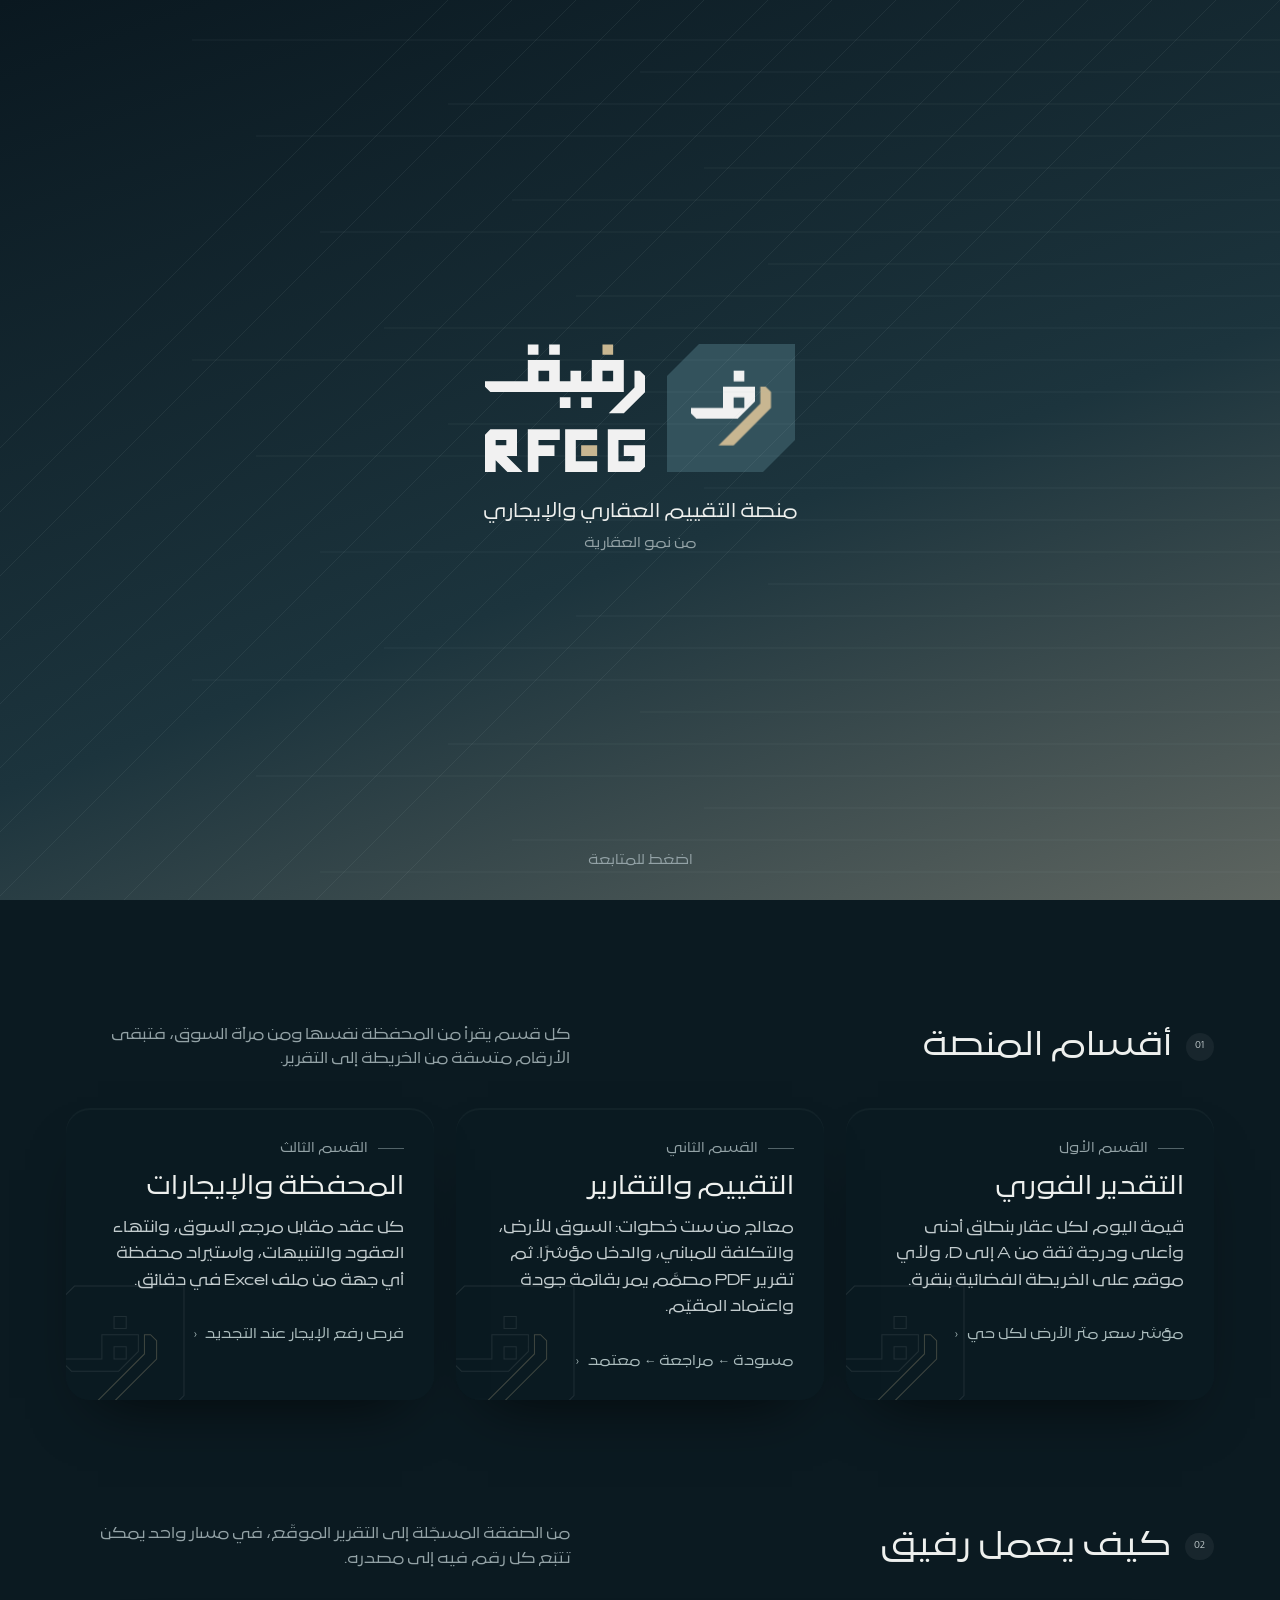
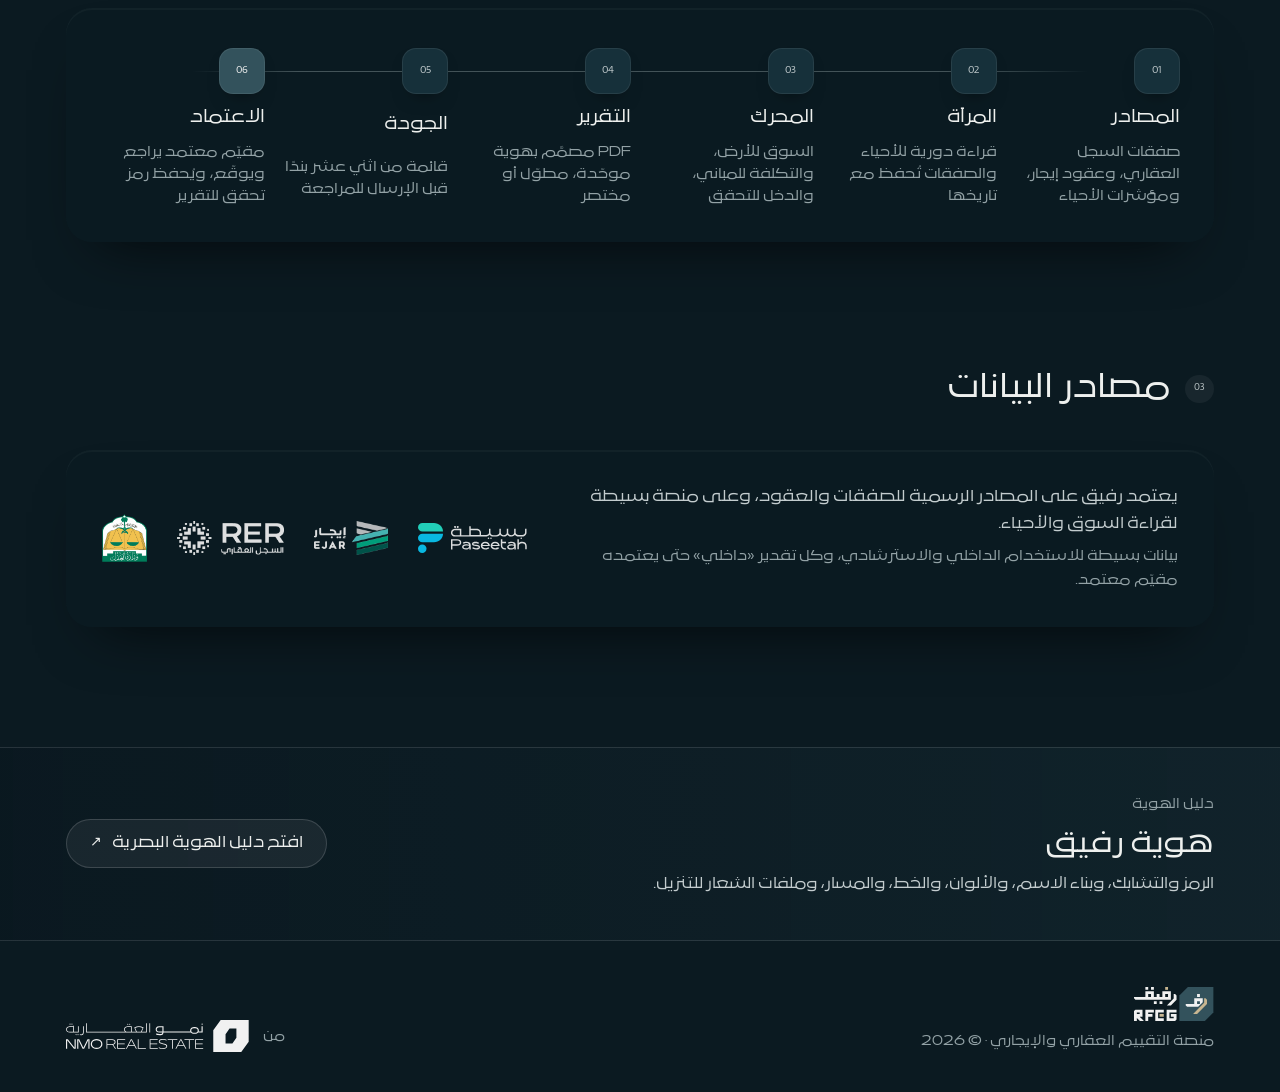
<file: rfeg/index.html>
<!doctype html>
<html lang="ar" dir="rtl">
<head>
<meta charset="utf-8">
<meta name="viewport" content="width=device-width,initial-scale=1,viewport-fit=cover">
<meta name="robots" content="noindex,nofollow">
<title>رفيق RFEG · منصة التقييم العقاري والإيجاري</title>
<link rel="icon" type="image/svg+xml" href="data:image/svg+xml,%3Csvg%20xmlns%3D%22http%3A//www.w3.org/2000/svg%22%20width%3D%22288.0%22%20height%3D%22288.0%22%20viewBox%3D%220%200%20288.0%20288.0%22%3E%3Cpath%20fill%3D%22%2333525C%22%20fill-rule%3D%22evenodd%22%20d%3D%22M288.00%2C216.00%20L288.00%2C0.00%20L72.00%2C0.00%20L0.00%2C72.00%20L0.00%2C288.00%20L216.00%2C288.00Z%22/%3E%3Cpath%20fill%3D%22%23F1F1F1%22%20fill-rule%3D%22evenodd%22%20d%3D%22M126.00%2C144.00%20L54.00%2C144.00%20L54.00%2C156.00%20L66.00%2C168.00%20L126.00%2C168.00%20L138.00%2C168.00%20L159.09%2C168.00%20L198.00%2C129.09%20L198.00%2C96.00%20L126.00%2C96.00Z%20M174.00%2C120.00%20L174.00%2C144.00%20L150.00%2C144.00%20L150.00%2C120.00Z%20M174.00%2C84.00%20L174.00%2C60.00%20L150.00%2C60.00%20L150.00%2C84.00Z%22/%3E%3Cpath%20fill%3D%22%23C8B691%22%20fill-rule%3D%22evenodd%22%20d%3D%22M222.00%2C96.00%20L210.00%2C96.00%20L210.00%2C134.06%20L116.06%2C228.00%20L150.00%2C228.00%20L234.00%2C144.00%20L234.00%2C108.00Z%22/%3E%3C/svg%3E"><link rel="apple-touch-icon" href="icon-180.png"><meta name="theme-color" content="#0A1820">
<style>
@font-face{font-family:"BW";font-weight:300;src:url(fonts/BW-300.woff2) format("woff2");font-display:swap}
@font-face{font-family:"BW";font-weight:400;src:url(fonts/BW-400.woff2) format("woff2");font-display:swap}
@font-face{font-family:"BW";font-weight:500;src:url(fonts/BW-500.woff2) format("woff2");font-display:swap}
@font-face{font-family:"ZS";font-weight:400;src:url(fonts/ZS-400.woff2) format("woff2");font-display:swap}
:root{
  --ob:#00131E;--teal:#1D3034;--steel:#33525C;--stone:#ACBDBE;--ice:#F1F1F1;--sand:#EDE6DB;--gold:#C8B691;
  --ink:#EEF0EE;--ink2:#C3CCCE;--mute:#93A2A6;--line:rgba(241,241,241,.12);
  --raise:rgba(12,28,36,.58);--shadow:0 30px 60px -32px rgba(0,0,0,.75),0 2px 0 rgba(241,241,241,.03) inset;
  --gut:clamp(20px,4.4vw,64px);--ease:cubic-bezier(.22,.7,.16,1);--f:"BW",Tahoma,sans-serif;--fn:"ZS","BW",Tahoma,sans-serif;
  color-scheme:dark;
}
*{box-sizing:border-box}html{scroll-behavior:smooth}
@media (prefers-reduced-motion:reduce){html{scroll-behavior:auto}*,*::before,*::after{animation:none!important;transition:none!important}}
body{margin:0;font:15px/1.8 var(--f);color:var(--ink);background:#0B1A21;-webkit-font-smoothing:antialiased;overflow-x:clip}
body::before{content:"";position:fixed;inset:0;z-index:-1;background:linear-gradient(180deg,#0A1820 0%,#10242C 26%,#1C343D 56%,#30484F 80%,#5E6560 94%,#8A7D66 100%)}
a{color:inherit;text-decoration:none}h1,h2,h3,p{margin:0}button{font:inherit;color:inherit}
.n{font-family:var(--fn);direction:ltr;unicode-bidi:isolate;letter-spacing:.04em}
.wrap{max-width:1260px;margin-inline:auto;padding-inline:var(--gut)}
:focus-visible{outline:1px solid var(--sand);outline-offset:4px;border-radius:8px}

/* ===== الدخول بالحركة ===== */
#intro{position:fixed;inset:0;z-index:90;display:grid;place-items:center;background:linear-gradient(160deg,#0A1820 0%,#1C343D 58%,#5E6560 100%);transition:opacity .7s var(--ease),visibility .7s;cursor:pointer}
#intro.done{opacity:0;visibility:hidden;pointer-events:none}
#intro .stage{display:grid;justify-items:center;gap:26px}
#intro .mark{display:flex;align-items:center;gap:clamp(10px,2.2vw,22px)}
#intro .sym{width:min(26vw,128px);height:auto;overflow:visible}
#intro .nm{display:block;line-height:0;clip-path:inset(0 0 0 100%);animation:wipe .8s var(--ease) 1.15s forwards}#intro .nm svg{height:min(26vw,128px);width:auto;display:block}
#intro .o{transform-origin:center;opacity:0;transform:scale(.86);animation:oin .7s var(--ease) .35s forwards}
#intro .f{opacity:0;transform:translate(46px,0);animation:fin .7s var(--ease) .65s forwards}
#intro .r{opacity:0;transform:translate(-46px,46px);animation:rin .75s cubic-bezier(.3,1.35,.4,1) .8s forwards}
#intro .tg{display:grid;justify-items:center;gap:4px;opacity:0;animation:fade .7s var(--ease) 1.75s forwards}
#intro .tg b{font-weight:400;font-size:17px;color:var(--ink)}
#intro .tg small{font-size:12.5px;color:var(--mute)}
#intro .threads{position:absolute;inset:0;width:100%;height:100%;opacity:.55}
#intro .threads line{stroke:rgba(172,189,190,.16);stroke-width:1;stroke-dasharray:1600;stroke-dashoffset:1600;animation:draw 1.4s var(--ease) forwards}
#intro .skip{position:absolute;bottom:28px;font-size:12px;color:var(--mute)}
@keyframes draw{to{stroke-dashoffset:0}}
@keyframes oin{to{opacity:1;transform:none}}
@keyframes fin{to{opacity:1;transform:none}}
@keyframes rin{to{opacity:1;transform:none}}
@keyframes wipe{to{clip-path:inset(0 0 0 0)}}
@keyframes fade{to{opacity:1}}

/* ===== الشريط العلوي ===== */
.top{position:sticky;top:0;z-index:40;transition:background .35s,box-shadow .35s,backdrop-filter .35s}
.top.sc{background:linear-gradient(180deg,rgba(10,24,32,.86),rgba(16,36,44,.72));backdrop-filter:blur(14px);box-shadow:0 10px 30px -20px rgba(0,0,0,.8)}
.top .wrap{height:76px;display:flex;align-items:center;gap:34px}
.top .lk svg{height:42px;width:auto;display:block}
.top nav{display:flex;gap:26px;font-size:13.5px;color:var(--ink2)}
.top nav a{position:relative;padding:6px 0;transition:color .2s}.top nav a:hover{color:var(--ink)}
.top nav a::after{content:"";position:absolute;inset-inline:0;bottom:0;height:1px;background:var(--sand);transform:scaleX(0);transition:transform .3s var(--ease)}
.top nav a:hover::after{transform:scaleX(1)}
.top .sp{flex:1}
.btn{all:unset;box-sizing:border-box;cursor:pointer;display:inline-flex;align-items:center;gap:10px;border-radius:999px;padding:12px 24px;font-size:14px;transition:transform .25s var(--ease),background .25s,box-shadow .25s}
.btn.fill{background:var(--sand);color:#0B1A21;box-shadow:0 14px 30px -18px rgba(237,230,219,.55)}
.btn.fill:hover{transform:translateY(-1px);background:#F5EFE6}
.btn.ghost{background:rgba(241,241,241,.06);color:var(--ink);box-shadow:0 0 0 1px rgba(241,241,241,.16) inset}
.btn.ghost:hover{background:rgba(241,241,241,.1)}
.btn.sm{padding:9px 18px;font-size:13px}
.btn .ar{font-family:var(--fn);transition:transform .25s var(--ease)}.btn:hover .ar{transform:translateX(-3px)}

/* ===== البطل ===== */
.hero{position:relative;overflow:hidden}
.hero .wrap{display:grid;grid-template-columns:minmax(0,1.2fr) minmax(0,.8fr);align-items:center;gap:56px;min-height:calc(100svh - 76px);padding-block:40px 70px}
.path{position:absolute;inset:0;width:100%;height:100%;pointer-events:none;-webkit-mask-image:linear-gradient(270deg,transparent 0%,rgba(0,0,0,.25) 34%,#000 70%);mask-image:linear-gradient(270deg,transparent 0%,rgba(0,0,0,.25) 34%,#000 70%)}
.path line{stroke:rgba(172,189,190,.075);stroke-width:1}
.ey{display:flex;align-items:center;gap:14px;font-size:13px;color:var(--mute)}
.ey::before{content:"";width:42px;height:1px;background:rgba(172,189,190,.45)}
.hero h1{font-weight:400;font-size:clamp(30px,3.6vw,52px);line-height:1.3;margin:22px 0 22px;letter-spacing:-.005em}
.hero h1 em{font-style:normal;color:var(--sand);white-space:nowrap}
.hero p.lead{font-size:clamp(15.5px,1.35vw,18px);color:var(--ink2);max-width:46ch;line-height:1.95}
.hero .acts{display:flex;gap:12px;flex-wrap:wrap;margin-top:34px}
.steps3{display:flex;gap:34px;flex-wrap:wrap;margin-top:46px;padding-top:22px;border-top:1px solid var(--line);font-size:13.5px;color:var(--ink2)}
.steps3 span{display:flex;gap:10px;align-items:baseline}.steps3 .n{color:var(--mute);font-size:12px}
.fig{position:relative;display:grid;justify-items:center;gap:20px}
.fig svg.sy{width:min(100%,460px);height:auto;overflow:visible;cursor:pointer;transition:transform .6s var(--ease);will-change:transform}
.fig .cap{font-size:12.5px;color:var(--mute);text-align:center;max-width:36ch}
.sy .grid line{stroke:rgba(172,189,190,.10);stroke-width:1;vector-effect:non-scaling-stroke}
.sy .guide{stroke:rgba(200,182,145,.35);stroke-width:1;fill:none;vector-effect:non-scaling-stroke}
.sy .dim{stroke:rgba(172,189,190,.45);stroke-width:1;vector-effect:non-scaling-stroke}
.sy text{font-family:var(--fn);font-size:11px;fill:var(--stone);letter-spacing:.06em}
.sy .pf,.sy .pr{transition:transform .9s cubic-bezier(.3,1.45,.4,1)}
.sy.apart .pr{transform:translate(18px,-18px)}.sy.apart .pf{transform:translate(-8px,8px)}
.sy .po{filter:drop-shadow(0 26px 34px rgba(0,0,0,.45))}

/* ===== الأقسام ===== */
section.blk{padding-block:clamp(70px,10vw,120px)}
.sh{display:flex;align-items:center;gap:14px;margin-bottom:34px}
.sh .no{font-family:var(--fn);font-size:12px;color:var(--ink2);padding:3px 9px;border-radius:999px;background:rgba(241,241,241,.06)}
.sh h2{font-weight:400;font-size:clamp(22px,2.4vw,30px)}
.sh p{margin-inline-start:auto;font-size:13.5px;color:var(--mute);max-width:42ch}
.cards{display:grid;grid-template-columns:repeat(3,minmax(0,1fr));gap:22px}
.card{position:relative;overflow:hidden;border-radius:24px;background:var(--raise);box-shadow:var(--shadow);padding:30px 30px 26px;display:grid;gap:12px;align-content:start;min-height:290px;transition:transform .45s var(--ease),box-shadow .45s}
.card:hover{transform:translateY(-4px);box-shadow:0 40px 70px -34px rgba(0,0,0,.85)}
.card .k{display:flex;align-items:center;gap:10px;font-size:12px;color:var(--mute)}.card .k::before{content:"";width:26px;height:1px;background:rgba(172,189,190,.45)}
.card h3{font-weight:400;font-size:23px;line-height:1.35}
.card p{font-size:14px;color:var(--ink2);line-height:1.9;max-width:34ch}
.card .ft{margin-top:auto;padding-top:18px;font-size:12.5px;color:var(--stone);display:flex;align-items:center;gap:8px}
.card .wm{position:absolute;inset-inline-end:-30px;bottom:-34px;width:150px;height:150px;pointer-events:none;fill:none;stroke:rgba(241,241,241,.09);stroke-width:2;transition:transform .6s var(--ease),stroke .4s}
.card .wm .wr{stroke:rgba(200,182,145,.28)}
.card:hover .wm{transform:translate(4px,-4px)}
.flow{position:relative;display:grid;grid-template-columns:repeat(6,minmax(0,1fr));gap:18px;border-radius:26px;background:var(--raise);box-shadow:var(--shadow);padding:40px 34px 34px}
.flow::before{content:"";position:absolute;top:63px;inset-inline:calc(34px + 8%);height:1px;background:linear-gradient(90deg,transparent,rgba(172,189,190,.35) 12%,rgba(172,189,190,.35) 88%,transparent)}
.st{position:relative;display:grid;gap:10px;justify-items:start}
.st .dot{width:46px;height:46px;border-radius:14px;display:grid;place-items:center;background:#16303A;box-shadow:0 0 0 1px rgba(241,241,241,.08) inset,0 10px 20px -12px rgba(0,0,0,.7);font-family:var(--fn);font-size:13px;color:var(--ink2);z-index:1}
.st:last-child .dot{background:var(--steel);color:var(--ice)}
.st b{font-weight:400;font-size:16px}.st small{font-size:12.5px;color:var(--mute);line-height:1.75}
.src{display:grid;grid-template-columns:minmax(0,1fr) auto;gap:30px;align-items:center;border-radius:26px;background:var(--raise);box-shadow:var(--shadow);padding:34px 36px}
.src .logos{display:flex;align-items:center;gap:30px;flex-wrap:wrap;direction:ltr;justify-content:flex-end}
.src .logos img{height:34px;width:auto;display:block;opacity:.92}
.src .logos img.moj{height:48px;opacity:1}
.src .pst{display:flex;align-items:center;gap:8px}.src .pst img{height:30px}.src .pst img+img{height:24px;filter:brightness(0) invert(.93)}
.src p{font-size:14px;color:var(--ink2);max-width:52ch;line-height:1.9}
.src p small{display:block;margin-top:8px;font-size:12.5px;color:var(--mute)}
.band{background:linear-gradient(90deg,rgba(10,24,32,.55),rgba(28,52,61,.35));box-shadow:0 1px 0 var(--line) inset,0 -1px 0 var(--line) inset}
.band .wrap{display:flex;align-items:center;gap:28px;padding-block:44px;flex-wrap:wrap}
.band .k{font-size:12px;color:var(--mute)}.band h3{font-weight:400;font-size:26px;margin:4px 0}.band p{font-size:13.5px;color:var(--ink2)}
.band .sp{flex:1}
footer.foot .wrap{display:flex;align-items:flex-end;gap:30px;padding-block:46px 40px;flex-wrap:wrap}
footer.foot .me{display:grid;gap:10px}.footer-lk svg{height:34px;width:auto;display:block}
footer.foot .me small{font-size:12px;color:var(--mute)}
footer.foot .sp{flex:1}
.from{display:flex;align-items:center;gap:14px;color:var(--ice)}.from small{font-size:12px;color:var(--mute)}.from svg{height:32px;width:auto;display:block}

/* ===== نافذة الدخول ===== */
.lg{position:fixed;inset:0;z-index:80;display:grid;place-items:center;padding:20px;background:rgba(4,12,17,.62);backdrop-filter:blur(10px);opacity:0;visibility:hidden;transition:opacity .35s var(--ease),visibility .35s}
.lg.on{opacity:1;visibility:visible}
.lg .box{position:relative;width:min(440px,100%);border-radius:28px;background:linear-gradient(170deg,#12282F,#1C343D 70%,#2A4248);box-shadow:0 50px 90px -40px rgba(0,0,0,.9),0 0 0 1px rgba(241,241,241,.06) inset;padding:40px 34px 30px;display:grid;gap:18px;justify-items:center;text-align:center;transform:translateY(14px) scale(.98);transition:transform .45s var(--ease)}
.lg.on .box{transform:none}
.lg .box .lk svg{height:64px;width:auto;display:block}
.lg h3{font-weight:400;font-size:19px}.lg p{font-size:13.5px;color:var(--ink2)}
.lg form{display:grid;gap:12px;width:100%;margin-top:4px}
.lg input{width:100%;background:rgba(241,241,241,.07);border:0;box-shadow:0 0 0 1px rgba(241,241,241,.16) inset;border-radius:999px;padding:14px 18px;font:inherit;color:var(--ice);text-align:center;letter-spacing:.12em;direction:ltr;font-size:16px;outline:0;transition:box-shadow .2s}
.lg input:focus{box-shadow:0 0 0 1px var(--sand) inset}
.lg .btn{justify-content:center;width:100%}
.lg .btn:disabled{opacity:.55;cursor:default}
.lg .err{color:#DB9494;font-size:13px;min-height:1.6em}
.lg .note{font-size:11.5px;color:var(--mute)}
.lg .x{position:absolute;top:14px;inset-inline-start:14px;width:36px;height:36px;border-radius:50%;display:grid;place-items:center;background:rgba(241,241,241,.06);border:0;cursor:pointer;color:var(--ink2)}
.lg .x:hover{background:rgba(241,241,241,.12)}

/* ===== الجوال ===== */
@media (max-width:980px){
  .top nav{display:none}
  .hero .wrap{grid-template-columns:1fr;min-height:auto;padding-block:26px 60px;gap:40px}
  .fig svg.sy{width:min(76vw,330px)}
  .cards{grid-template-columns:1fr}
  .flow{grid-template-columns:repeat(2,minmax(0,1fr));row-gap:28px}.flow::before{display:none}
  .src{grid-template-columns:1fr}.src .logos{justify-content:flex-start;direction:rtl}
  .sh{flex-wrap:wrap}.sh p{margin-inline-start:0;flex-basis:100%}
}
@media (max-width:520px){
  .top .wrap{height:64px;gap:14px}.top .lk svg{height:34px}
  .steps3{gap:14px 22px}
  .card{min-height:0;padding:26px 24px 22px}
  .flow{grid-template-columns:1fr;padding:28px 22px;row-gap:20px}
  .st{grid-template-columns:46px minmax(0,1fr);column-gap:16px;row-gap:2px;align-items:center}.st .dot{grid-row:span 2;align-self:start}
  .hero .acts .btn{flex:1 1 auto;justify-content:center}
  .src{padding:28px 24px}.src .logos{gap:20px}
}
</style>
</head>
<body>
<div id="intro" aria-hidden="true">
  <svg class="threads" id="threads" preserveAspectRatio="none"></svg>
  <div class="stage">
    <div class="mark">
      <svg class="sym" viewBox="0 0 288 288"><path class="o" fill="#33525C" d="M288.00,216.00 L288.00,0.00 L72.00,0.00 L0.00,72.00 L0.00,288.00 L216.00,288.00Z"/><path class="f" fill="#F1F1F1" fill-rule="evenodd" d="M126.00,144.00 L54.00,144.00 L54.00,156.00 L66.00,168.00 L126.00,168.00 L138.00,168.00 L159.09,168.00 L198.00,129.09 L198.00,96.00 L126.00,96.00Z M174.00,120.00 L174.00,144.00 L150.00,144.00 L150.00,120.00Z M174.00,84.00 L174.00,60.00 L150.00,60.00 L150.00,84.00Z"/><path class="r" fill="#C8B691" d="M222.00,96.00 L210.00,96.00 L210.00,134.06 L116.06,228.00 L150.00,228.00 L234.00,144.00 L234.00,108.00Z"/></svg>
      <span class="nm"><svg role="img" aria-label="رفيق RFEG" xmlns="http://www.w3.org/2000/svg" viewBox="0 0 360.3 288.0"><path fill="#F1F1F1" fill-rule="evenodd" d="M192.34,120.00 L168.34,120.00 L168.34,144.00 L192.34,144.00Z M12.00,108.00 L96.34,108.00 L108.34,108.00 L144.34,108.00 L168.34,108.00 L192.34,108.00 L216.34,108.00 L240.34,108.00 L264.34,108.00 L312.34,108.00 L312.34,36.00 L240.34,36.00 L240.34,84.00 L216.34,84.00 L216.34,60.00 L192.34,60.00 L192.34,84.00 L168.34,84.00 L168.34,36.00 L96.34,36.00 L96.34,84.00 L0.00,84.00 L0.00,96.00Z M144.34,60.00 L144.34,84.00 L120.34,84.00 L120.34,60.00Z M288.34,60.00 L288.34,84.00 L264.34,84.00 L264.34,60.00Z M120.34,24.00 L120.34,0.00 L96.34,0.00 L96.34,24.00Z M168.34,0.00 L144.34,0.00 L144.34,24.00 L168.34,24.00Z M240.34,144.00 L240.34,120.00 L216.34,120.00 L216.34,144.00Z M278.40,156.00 L312.34,156.00 L360.34,108.00 L360.34,72.00 L348.34,60.00 L336.34,60.00 L336.34,98.06Z"/><path fill="#C8B691" fill-rule="evenodd" d="M288.34,24.00 L288.34,0.00 L264.34,0.00 L264.34,24.00Z"/><path fill="#F1F1F1" fill-rule="evenodd" d="M24.00,288.00 L24.00,261.60 L50.40,288.00 L84.34,288.00 L48.34,252.00 L72.00,252.00 L72.00,228.00 L72.00,216.00 L72.00,192.00 L48.00,192.00 L24.00,192.00 L12.00,192.00 L0.00,204.00 L0.00,216.00 L0.00,228.00 L0.00,252.00 L0.00,288.00Z M24.00,228.00 L24.00,216.00 L48.00,216.00 L48.00,228.00Z M96.34,252.00 L96.34,288.00 L120.34,288.00 L120.34,252.00 L156.34,252.00 L156.34,228.00 L120.34,228.00 L120.34,216.00 L168.34,216.00 L168.34,192.00 L120.34,192.00 L96.34,192.00 L96.34,216.00 L96.34,228.00Z M204.34,288.00 L252.34,288.00 L252.34,264.00 L204.34,264.00 L204.34,216.00 L252.34,216.00 L252.34,192.00 L204.34,192.00 L180.34,192.00 L180.34,216.00 L180.34,264.00 L180.34,288.00Z M276.34,264.00 L276.34,288.00 L300.34,288.00 L336.34,288.00 L348.34,288.00 L360.34,276.00 L360.34,264.00 L360.34,252.00 L360.34,228.00 L336.34,228.00 L312.34,228.00 L312.34,252.00 L336.34,252.00 L336.34,264.00 L300.34,264.00 L300.34,216.00 L360.34,216.00 L360.34,192.00 L300.34,192.00 L276.34,192.00 L276.34,216.00Z"/><path fill="#C8B691" fill-rule="evenodd" d="M252.34,252.00 L252.34,228.00 L216.34,228.00 L216.34,252.00Z"/></svg></span>
    </div>
    <div class="tg"><b>منصة التقييم العقاري والإيجاري</b><small>من نمو العقارية</small></div>
  </div>
  <span class="skip">اضغط للمتابعة</span>
</div>

<header class="top" id="top">
  <div class="wrap">
    <a class="lk" href="#" aria-label="رفيق RFEG" onclick="scrollTo({top:0});return false"><svg role="img" aria-label="رفيق RFEG" xmlns="http://www.w3.org/2000/svg" viewBox="0 0 672.3 288.0"><path fill="#F1F1F1" fill-rule="evenodd" d="M192.34,120.00 L168.34,120.00 L168.34,144.00 L192.34,144.00Z M12.00,108.00 L96.34,108.00 L108.34,108.00 L144.34,108.00 L168.34,108.00 L192.34,108.00 L216.34,108.00 L240.34,108.00 L264.34,108.00 L312.34,108.00 L312.34,36.00 L240.34,36.00 L240.34,84.00 L216.34,84.00 L216.34,60.00 L192.34,60.00 L192.34,84.00 L168.34,84.00 L168.34,36.00 L96.34,36.00 L96.34,84.00 L0.00,84.00 L0.00,96.00Z M144.34,60.00 L144.34,84.00 L120.34,84.00 L120.34,60.00Z M288.34,60.00 L288.34,84.00 L264.34,84.00 L264.34,60.00Z M120.34,24.00 L120.34,0.00 L96.34,0.00 L96.34,24.00Z M168.34,0.00 L144.34,0.00 L144.34,24.00 L168.34,24.00Z M240.34,144.00 L240.34,120.00 L216.34,120.00 L216.34,144.00Z M278.40,156.00 L312.34,156.00 L360.34,108.00 L360.34,72.00 L348.34,60.00 L336.34,60.00 L336.34,98.06Z"/><path fill="#C8B691" fill-rule="evenodd" d="M288.34,24.00 L288.34,0.00 L264.34,0.00 L264.34,24.00Z"/><path fill="#F1F1F1" fill-rule="evenodd" d="M24.00,288.00 L24.00,261.60 L50.40,288.00 L84.34,288.00 L48.34,252.00 L72.00,252.00 L72.00,228.00 L72.00,216.00 L72.00,192.00 L48.00,192.00 L24.00,192.00 L12.00,192.00 L0.00,204.00 L0.00,216.00 L0.00,228.00 L0.00,252.00 L0.00,288.00Z M24.00,228.00 L24.00,216.00 L48.00,216.00 L48.00,228.00Z M96.34,252.00 L96.34,288.00 L120.34,288.00 L120.34,252.00 L156.34,252.00 L156.34,228.00 L120.34,228.00 L120.34,216.00 L168.34,216.00 L168.34,192.00 L120.34,192.00 L96.34,192.00 L96.34,216.00 L96.34,228.00Z M204.34,288.00 L252.34,288.00 L252.34,264.00 L204.34,264.00 L204.34,216.00 L252.34,216.00 L252.34,192.00 L204.34,192.00 L180.34,192.00 L180.34,216.00 L180.34,264.00 L180.34,288.00Z M276.34,264.00 L276.34,288.00 L300.34,288.00 L336.34,288.00 L348.34,288.00 L360.34,276.00 L360.34,264.00 L360.34,252.00 L360.34,228.00 L336.34,228.00 L312.34,228.00 L312.34,252.00 L336.34,252.00 L336.34,264.00 L300.34,264.00 L300.34,216.00 L360.34,216.00 L360.34,192.00 L300.34,192.00 L276.34,192.00 L276.34,216.00Z"/><path fill="#C8B691" fill-rule="evenodd" d="M252.34,252.00 L252.34,228.00 L216.34,228.00 L216.34,252.00Z"/><path fill="#33525C" fill-rule="evenodd" d="M672.34,216.00 L672.34,0.00 L456.34,0.00 L384.34,72.00 L384.34,288.00 L600.34,288.00Z"/><path fill="#F1F1F1" fill-rule="evenodd" d="M510.34,144.00 L438.34,144.00 L438.34,156.00 L450.34,168.00 L510.34,168.00 L522.34,168.00 L543.43,168.00 L582.34,129.09 L582.34,96.00 L510.34,96.00Z M558.34,120.00 L558.34,144.00 L534.34,144.00 L534.34,120.00Z M558.34,84.00 L558.34,60.00 L534.34,60.00 L534.34,84.00Z"/><path fill="#C8B691" fill-rule="evenodd" d="M606.34,96.00 L594.34,96.00 L594.34,134.06 L500.40,228.00 L534.34,228.00 L618.34,144.00 L618.34,108.00Z"/></svg></a>
    <nav aria-label="أقسام الصفحة"><a href="#platform">المنصة</a><a href="#how">كيف يعمل</a><a href="#sources">المصادر</a><a href="#identity">الهوية</a></nav>
    <span class="sp"></span>
    <button type="button" class="btn fill sm" data-login>الدخول <span class="ar">←</span></button>
  </div>
</header>

<main>
  <section class="hero">
    <svg class="path" id="pathbg" aria-hidden="true"></svg>
    <div class="wrap">
      <div>
        <span class="ey">منتج من نمو العقارية</span>
        <h1>قيمة العقار اليوم،<br>بنطاقٍ <em>ودرجة ثقة</em></h1>
        <p class="lead">رفيق يقدّر قيمة العقار وإيجاره من صفقات السجل العقاري وعقود إيجار ومؤشرات الأحياء، ثم يُخرج تقريرًا مصمَّمًا يعتمده مقيّم معتمد بتوقيعه.</p>
        <div class="acts"><button type="button" class="btn fill" data-login>الدخول إلى المنصة <span class="ar">←</span></button><a class="btn ghost" href="#how">كيف يعمل</a></div>
        <div class="steps3"><span><i class="n">01</i>التقدير الفوري</span><span><i class="n">02</i>التقييم الكامل</span><span><i class="n">03</i>التقرير المعتمد</span></div>
      </div>
      <div class="fig">
        <svg class="sy" id="sy" viewBox="-66 -66 420 420" role="img" aria-label="رمز رفيق على شبكة بنائه">
          <defs>
            <linearGradient id="gO" x1="0" y1="0" x2="1" y2="1"><stop offset="0" stop-color="#3D6170"/><stop offset="1" stop-color="#284450"/></linearGradient>
            <linearGradient id="gF" x1="0" y1="0" x2="1" y2="1"><stop offset="0" stop-color="#FFFFFF"/><stop offset="1" stop-color="#C6D0D2"/></linearGradient>
            <linearGradient id="gR" x1="1" y1="0" x2="0" y2="1"><stop offset="0" stop-color="#E2D3B1"/><stop offset="1" stop-color="#A9946B"/></linearGradient>
          </defs>
          <g class="grid" id="sgrid"></g>
          <circle class="guide" cx="144" cy="144" r="144" opacity=".55"/>
          <circle class="guide" cx="162" cy="132" r="50.9"/>
          <line class="guide" x1="104" y1="257" x2="257" y2="104"/>
          <path class="po" fill="url(#gO)" d="M288.00,216.00 L288.00,0.00 L72.00,0.00 L0.00,72.00 L0.00,288.00 L216.00,288.00Z"/>
          <path class="pf" fill="url(#gF)" fill-rule="evenodd" d="M126.00,144.00 L54.00,144.00 L54.00,156.00 L66.00,168.00 L126.00,168.00 L138.00,168.00 L159.09,168.00 L198.00,129.09 L198.00,96.00 L126.00,96.00Z M174.00,120.00 L174.00,144.00 L150.00,144.00 L150.00,120.00Z M174.00,84.00 L174.00,60.00 L150.00,60.00 L150.00,84.00Z"/>
          <path class="pr" fill="url(#gR)" d="M222.00,96.00 L210.00,96.00 L210.00,134.06 L116.06,228.00 L150.00,228.00 L234.00,144.00 L234.00,108.00Z"/>
          <line class="dim" x1="0" y1="-30" x2="288" y2="-30"/><line class="dim" x1="0" y1="-36" x2="0" y2="-24"/><line class="dim" x1="288" y1="-36" x2="288" y2="-24"/>
          <text x="144" y="-40" text-anchor="middle">12u</text>
          <line class="dim" x1="318" y1="0" x2="318" y2="288"/><line class="dim" x1="312" y1="0" x2="324" y2="0"/><line class="dim" x1="312" y1="288" x2="324" y2="288"/>
          <text x="332" y="148">12u</text>
          <text x="262" y="98">45°</text>
          <line class="dim" x1="30" y1="144" x2="30" y2="168"/><line class="dim" x1="24" y1="144" x2="36" y2="144"/><line class="dim" x1="24" y1="168" x2="36" y2="168"/>
          <text x="16" y="161" text-anchor="end">1u</text>
        </svg>
        <span class="cap">فاءٌ وراءٌ متشابكتان داخل حرف O من نمو. تمرّ الراء أمام الفاء بفجوة ½u، والحواف 0° و45° و90° فقط. المس الرمز ليتجدد التشابك.</span>
      </div>
    </div>
  </section>

  <section class="blk" id="platform">
    <div class="wrap">
      <div class="sh"><span class="no">01</span><h2>أقسام المنصة</h2><p>كل قسم يقرأ من المحفظة نفسها ومن مرآة السوق، فتبقى الأرقام متسقة من الخريطة إلى التقرير.</p></div>
      <div class="cards">
        <article class="card"><span class="k">القسم الأول</span><h3>التقدير الفوري</h3><p>قيمة اليوم لكل عقار بنطاق أدنى وأعلى ودرجة ثقة من A إلى D، ولأي موقع على الخريطة الفضائية بنقرة.</p><span class="ft">مؤشر سعر متر الأرض لكل حي <span class="n">›</span></span><svg class="wm" viewBox="-4 -4 296 296" aria-hidden="true"><path d="M288.00,216.00 L288.00,0.00 L72.00,0.00 L0.00,72.00 L0.00,288.00 L216.00,288.00Z"/><path d="M126.00,144.00 L54.00,144.00 L54.00,156.00 L66.00,168.00 L126.00,168.00 L138.00,168.00 L159.09,168.00 L198.00,129.09 L198.00,96.00 L126.00,96.00Z M174.00,120.00 L174.00,144.00 L150.00,144.00 L150.00,120.00Z M174.00,84.00 L174.00,60.00 L150.00,60.00 L150.00,84.00Z"/><path class="wr" d="M222.00,96.00 L210.00,96.00 L210.00,134.06 L116.06,228.00 L150.00,228.00 L234.00,144.00 L234.00,108.00Z"/></svg></article>
        <article class="card"><span class="k">القسم الثاني</span><h3>التقييم والتقارير</h3><p>معالج من ست خطوات: السوق للأرض، والتكلفة للمباني، والدخل مؤشرًا. ثم تقرير PDF مصمَّم يمر بقائمة جودة واعتماد المقيّم.</p><span class="ft">مسودة ← مراجعة ← معتمد <span class="n">›</span></span><svg class="wm" viewBox="-4 -4 296 296" aria-hidden="true"><path d="M288.00,216.00 L288.00,0.00 L72.00,0.00 L0.00,72.00 L0.00,288.00 L216.00,288.00Z"/><path d="M126.00,144.00 L54.00,144.00 L54.00,156.00 L66.00,168.00 L126.00,168.00 L138.00,168.00 L159.09,168.00 L198.00,129.09 L198.00,96.00 L126.00,96.00Z M174.00,120.00 L174.00,144.00 L150.00,144.00 L150.00,120.00Z M174.00,84.00 L174.00,60.00 L150.00,60.00 L150.00,84.00Z"/><path class="wr" d="M222.00,96.00 L210.00,96.00 L210.00,134.06 L116.06,228.00 L150.00,228.00 L234.00,144.00 L234.00,108.00Z"/></svg></article>
        <article class="card"><span class="k">القسم الثالث</span><h3>المحفظة والإيجارات</h3><p>كل عقد مقابل مرجع السوق، وانتهاء العقود والتنبيهات، واستيراد محفظة أي جهة من ملف Excel في دقائق.</p><span class="ft">فرص رفع الإيجار عند التجديد <span class="n">›</span></span><svg class="wm" viewBox="-4 -4 296 296" aria-hidden="true"><path d="M288.00,216.00 L288.00,0.00 L72.00,0.00 L0.00,72.00 L0.00,288.00 L216.00,288.00Z"/><path d="M126.00,144.00 L54.00,144.00 L54.00,156.00 L66.00,168.00 L126.00,168.00 L138.00,168.00 L159.09,168.00 L198.00,129.09 L198.00,96.00 L126.00,96.00Z M174.00,120.00 L174.00,144.00 L150.00,144.00 L150.00,120.00Z M174.00,84.00 L174.00,60.00 L150.00,60.00 L150.00,84.00Z"/><path class="wr" d="M222.00,96.00 L210.00,96.00 L210.00,134.06 L116.06,228.00 L150.00,228.00 L234.00,144.00 L234.00,108.00Z"/></svg></article>
      </div>
    </div>
  </section>

  <section class="blk" id="how" style="padding-top:0">
    <div class="wrap">
      <div class="sh"><span class="no">02</span><h2>كيف يعمل رفيق</h2><p>من الصفقة المسجّلة إلى التقرير الموقّع، في مسار واحد يمكن تتبّع كل رقم فيه إلى مصدره.</p></div>
      <div class="flow">
        <div class="st"><span class="dot">01</span><b>المصادر</b><small>صفقات السجل العقاري، وعقود إيجار، ومؤشرات الأحياء</small></div>
        <div class="st"><span class="dot">02</span><b>المرآة</b><small>قراءة دورية للأحياء والصفقات تُحفظ مع تاريخها</small></div>
        <div class="st"><span class="dot">03</span><b>المحرك</b><small>السوق للأرض، والتكلفة للمباني، والدخل للتحقق</small></div>
        <div class="st"><span class="dot">04</span><b>التقرير</b><small>PDF مصمَّم بهوية موحّدة، مطوّل أو مختصر</small></div>
        <div class="st"><span class="dot">05</span><b>الجودة</b><small>قائمة من اثني عشر بندًا قبل الإرسال للمراجعة</small></div>
        <div class="st"><span class="dot">06</span><b>الاعتماد</b><small>مقيّم معتمد يراجع ويوقّع، ويُحفظ رمز تحقق للتقرير</small></div>
      </div>
    </div>
  </section>

  <section class="blk" id="sources" style="padding-top:0">
    <div class="wrap">
      <div class="sh"><span class="no">03</span><h2>مصادر البيانات</h2></div>
      <div class="src">
        <p>يعتمد رفيق على المصادر الرسمية للصفقات والعقود، وعلى منصة بسيطة لقراءة السوق والأحياء.<small>بيانات بسيطة للاستخدام الداخلي والاسترشادي، وكل تقدير «داخلي» حتى يعتمده مقيّم معتمد.</small></p>
        <div class="logos"><img class="moj" src="logos/moj_emblem.png" alt="وزارة العدل"><img src="logos/rer_light.png" alt="السجل العقاري"><img src="logos/ejar_light.png" alt="إيجار"><span class="pst"><img src="logos/paseetah-icon.svg" alt=""><img src="logos/paseetah-wordmark.svg" alt="بسيطة"></span></div>
      </div>
    </div>
  </section>

  <section class="band" id="identity">
    <div class="wrap">
      <div><span class="k">دليل الهوية</span><h3>هوية رفيق</h3><p>الرمز والتشابك، وبناء الاسم، والألوان، والخط، والمسار، وملفات الشعار للتنزيل.</p></div>
      <span class="sp"></span>
      <a class="btn ghost" href="https://claude.ai/artifact/JcQFustxxE7e12KzJmY32K" target="_blank" rel="noopener">افتح دليل الهوية البصرية <span class="ar">↗</span></a>
    </div>
  </section>
</main>

<footer class="foot">
  <div class="wrap">
    <div class="me"><span class="footer-lk"><svg role="img" aria-label="رفيق RFEG" xmlns="http://www.w3.org/2000/svg" viewBox="0 0 672.3 288.0"><path fill="#F1F1F1" fill-rule="evenodd" d="M192.34,120.00 L168.34,120.00 L168.34,144.00 L192.34,144.00Z M12.00,108.00 L96.34,108.00 L108.34,108.00 L144.34,108.00 L168.34,108.00 L192.34,108.00 L216.34,108.00 L240.34,108.00 L264.34,108.00 L312.34,108.00 L312.34,36.00 L240.34,36.00 L240.34,84.00 L216.34,84.00 L216.34,60.00 L192.34,60.00 L192.34,84.00 L168.34,84.00 L168.34,36.00 L96.34,36.00 L96.34,84.00 L0.00,84.00 L0.00,96.00Z M144.34,60.00 L144.34,84.00 L120.34,84.00 L120.34,60.00Z M288.34,60.00 L288.34,84.00 L264.34,84.00 L264.34,60.00Z M120.34,24.00 L120.34,0.00 L96.34,0.00 L96.34,24.00Z M168.34,0.00 L144.34,0.00 L144.34,24.00 L168.34,24.00Z M240.34,144.00 L240.34,120.00 L216.34,120.00 L216.34,144.00Z M278.40,156.00 L312.34,156.00 L360.34,108.00 L360.34,72.00 L348.34,60.00 L336.34,60.00 L336.34,98.06Z"/><path fill="#C8B691" fill-rule="evenodd" d="M288.34,24.00 L288.34,0.00 L264.34,0.00 L264.34,24.00Z"/><path fill="#F1F1F1" fill-rule="evenodd" d="M24.00,288.00 L24.00,261.60 L50.40,288.00 L84.34,288.00 L48.34,252.00 L72.00,252.00 L72.00,228.00 L72.00,216.00 L72.00,192.00 L48.00,192.00 L24.00,192.00 L12.00,192.00 L0.00,204.00 L0.00,216.00 L0.00,228.00 L0.00,252.00 L0.00,288.00Z M24.00,228.00 L24.00,216.00 L48.00,216.00 L48.00,228.00Z M96.34,252.00 L96.34,288.00 L120.34,288.00 L120.34,252.00 L156.34,252.00 L156.34,228.00 L120.34,228.00 L120.34,216.00 L168.34,216.00 L168.34,192.00 L120.34,192.00 L96.34,192.00 L96.34,216.00 L96.34,228.00Z M204.34,288.00 L252.34,288.00 L252.34,264.00 L204.34,264.00 L204.34,216.00 L252.34,216.00 L252.34,192.00 L204.34,192.00 L180.34,192.00 L180.34,216.00 L180.34,264.00 L180.34,288.00Z M276.34,264.00 L276.34,288.00 L300.34,288.00 L336.34,288.00 L348.34,288.00 L360.34,276.00 L360.34,264.00 L360.34,252.00 L360.34,228.00 L336.34,228.00 L312.34,228.00 L312.34,252.00 L336.34,252.00 L336.34,264.00 L300.34,264.00 L300.34,216.00 L360.34,216.00 L360.34,192.00 L300.34,192.00 L276.34,192.00 L276.34,216.00Z"/><path fill="#C8B691" fill-rule="evenodd" d="M252.34,252.00 L252.34,228.00 L216.34,228.00 L216.34,252.00Z"/><path fill="#33525C" fill-rule="evenodd" d="M672.34,216.00 L672.34,0.00 L456.34,0.00 L384.34,72.00 L384.34,288.00 L600.34,288.00Z"/><path fill="#F1F1F1" fill-rule="evenodd" d="M510.34,144.00 L438.34,144.00 L438.34,156.00 L450.34,168.00 L510.34,168.00 L522.34,168.00 L543.43,168.00 L582.34,129.09 L582.34,96.00 L510.34,96.00Z M558.34,120.00 L558.34,144.00 L534.34,144.00 L534.34,120.00Z M558.34,84.00 L558.34,60.00 L534.34,60.00 L534.34,84.00Z"/><path fill="#C8B691" fill-rule="evenodd" d="M606.34,96.00 L594.34,96.00 L594.34,134.06 L500.40,228.00 L534.34,228.00 L618.34,144.00 L618.34,108.00Z"/></svg></span><small>منصة التقييم العقاري والإيجاري · © 2026</small></div>
    <span class="sp"></span>
    <div class="from"><small>من</small><svg xmlns="http://www.w3.org/2000/svg" viewBox="2.5 0 639.5 112" style="color:#F1F1F1" role="img" aria-label="نمو العقارية"><g fill="currentColor"><g><path d="M349.7958463999999 40.19249920000001V44.130688000000006H343.76800639999993Q343.4063359999999 47.54646400000001 341.9194687999999 49.4753728Q340.43260159999994 51.404281600000004 337.5191455999999 52.22808640000001Q334.6056895999999 53.05189120000001 329.6226751999999 53.05189120000001Q327.2517247999999 53.05189120000001 324.2578975999999 52.650035200000005Q321.2640703999999 52.24817920000001 318.5314495999999 51.56502400000001L317.7277375999999 47.425907200000005Q324.23780479999994 49.11370240000001 329.5021183999999 49.11370240000001Q333.3197503999999 49.11370240000001 335.4897727999999 48.65156800000001Q337.6597951999999 48.18943360000001 338.6644351999999 47.124515200000005Q339.6690751999999 46.05959680000001 339.8700031999999 44.130688000000006H330.1852735999999Q323.5546495999999 44.130688000000006 319.9781311999999 41.25741760000001Q316.4016127999999 38.38414720000001 316.4016127999999 33.039462400000005V32.999276800000004Q316.4016127999999 29.583500800000003 317.9487583999999 27.051808Q319.49590399999994 24.520115200000003 322.40935999999994 23.153804800000003Q325.32281599999993 21.7874944 329.2610047999999 21.7874944H343.60726399999993H343.8885631999999V40.19249920000001ZM339.9101887999999 40.19249920000001V25.6854976H328.4974783999999Q324.55928959999994 25.6854976 322.3490815999999 27.6344992Q320.1388735999999 29.583500800000003 320.1388735999999 32.999276800000004V33.039462400000005Q320.1388735999999 36.374867200000004 322.3691743999999 38.283683200000006Q324.5994751999999 40.19249920000001 328.4974783999999 40.19249920000001Z M357.43111039999997 44.130688000000006H348.99213439999994V40.19249920000001H357.43111039999997Z M365.0663744 44.130688000000006H356.62739839999995V40.19249920000001H365.0663744Z M372.7016384 44.130688000000006H364.26266239999995V40.19249920000001H372.7016384Z M380.33690239999993 44.130688000000006H371.8979263999999V40.19249920000001H380.33690239999993Z M387.97216639999994 44.130688000000006H379.5331903999999V40.19249920000001H387.97216639999994Z M395.60743039999994 44.130688000000006H387.1684543999999V40.19249920000001H395.60743039999994Z M403.24269439999995 44.130688000000006H394.8037183999999V40.19249920000001H403.24269439999995Z M410.87795839999995 44.130688000000006H402.43898239999993V40.19249920000001H410.87795839999995Z M418.51322239999996 44.130688000000006H410.07424639999994V40.19249920000001H418.51322239999996Z M426.14848639999997 44.130688000000006H417.70951039999994V40.19249920000001H426.14848639999997Z M433.7837504 44.130688000000006H425.34477439999995V40.19249920000001H433.7837504Z M472.36192639999996 40.19249920000001V44.130688000000006H464.9275904Q463.23979519999995 46.220339200000005 460.5272672 47.36562880000001Q457.81473919999996 48.51091840000001 454.43914879999994 48.51091840000001H450.38040319999993Q446.92444159999997 48.51091840000001 444.1516352 47.36562880000001Q441.37882879999995 46.220339200000005 439.61066239999997 44.130688000000006H432.98003839999996V40.19249920000001H437.5210112Q437.03878399999996 38.544889600000005 437.03878399999996 36.696352000000005V36.656166400000004Q437.03878399999996 33.039462400000005 438.70648639999996 30.286748800000005Q440.37418879999996 27.5340352 443.4082016 26.027075200000002Q446.44221439999995 24.520115200000003 450.38040319999993 24.520115200000003H454.43914879999994Q458.2969664 24.520115200000003 461.25060799999994 26.027075200000002Q464.20424959999997 27.5340352 465.8317664 30.266656000000005Q467.45928319999996 32.999276800000004 467.45928319999996 36.6159808V36.696352000000005Q467.45928319999996 38.544889600000005 466.97705599999995 40.19249920000001ZM463.48090879999995 36.5356096Q463.48090879999995 34.1244736 462.3557119999999 32.2960288Q461.23051519999996 30.467584000000002 459.18104959999994 29.462944000000004Q457.131584 28.458304000000005 454.43914879999994 28.458304000000005H450.38040319999993Q447.60759679999995 28.458304000000005 445.47776 29.462944000000004Q443.34792319999997 30.467584000000002 442.18254079999997 32.3161216Q441.01715839999997 34.1646592 441.01715839999997 36.5757952V36.6159808Q441.01715839999997 38.98693120000001 442.18254079999997 40.79528320000001Q443.34792319999997 42.60363520000001 445.47776 43.58818240000001Q447.60759679999995 44.57272960000001 450.38040319999993 44.57272960000001H454.43914879999994Q457.131584 44.57272960000001 459.18104959999994 43.58818240000001Q461.23051519999996 42.60363520000001 462.3557119999999 40.77519040000001Q463.48090879999995 38.94674560000001 463.48090879999995 36.5757952Z M480.92145919999996 44.130688000000006H471.55821439999994V40.19249920000001H476.94308479999995V21.7874944H480.92145919999996ZM476.62159999999994 14.353158400000002Q476.62159999999994 13.388704000000004 477.324848 12.765827200000004Q478.02809599999995 12.142950400000004 479.03273599999994 12.142950400000004Q479.9971903999999 12.142950400000004 480.6602527999999 12.765827200000004Q481.3233151999999 13.388704000000004 481.3233151999999 14.353158400000002Q481.3233151999999 15.357798400000004 480.6602527999999 15.960582400000003Q479.9971903999999 16.563366400000003 479.03273599999994 16.563366400000003Q478.02809599999995 16.563366400000003 477.324848 15.960582400000003Q476.62159999999994 15.357798400000004 476.62159999999994 14.353158400000002Z M36.16704000000001 41.357881600000006V44.130688000000006H27.085094400000006H16.234982400000003Q9.925843200000003 44.130688000000006 6.469881600000002 41.277510400000004Q3.0139200000000006 38.4243328 3.0139200000000006 33.2403904V33.2002048Q3.0139200000000006 29.7844288 4.5409728000000005 27.2929216Q6.068025600000001 24.801414400000002 8.901110400000002 23.455196800000003Q11.734195200000002 22.1089792 15.632198400000004 22.1089792H27.085094400000006V20.0996992H29.857900800000007V41.357881600000006ZM27.085094400000006 24.8817856H15.149971200000003Q10.689369600000003 24.8817856 8.177769600000001 27.091993600000002Q5.666169600000001 29.302201600000004 5.666169600000001 33.2002048V33.2403904Q5.666169600000001 37.058022400000006 8.177769600000001 39.207952000000006Q10.689369600000003 41.357881600000006 15.149971200000003 41.357881600000006H27.085094400000006ZM14.748115200000004 14.433529599999996Q14.748115200000004 13.670003199999996 15.290620800000005 13.147590399999995Q15.833126400000005 12.625177599999994 16.596652800000005 12.625177599999994Q17.360179200000005 12.625177599999994 17.902684800000003 13.147590399999995Q18.445190400000005 13.670003199999996 18.445190400000005 14.433529599999996Q18.445190400000005 15.197055999999996 17.902684800000003 15.719468799999996Q17.360179200000005 16.241881599999996 16.596652800000005 16.241881599999996Q15.833126400000005 16.241881599999996 15.290620800000005 15.719468799999996Q14.748115200000004 15.197055999999996 14.748115200000004 14.433529599999996ZM21.579667200000006 14.433529599999996Q21.579667200000006 13.670003199999996 22.12217280000001 13.147590399999995Q22.664678400000007 12.625177599999994 23.428204800000007 12.625177599999994Q24.191731200000007 12.625177599999994 24.734236800000005 13.147590399999995Q25.276742400000007 13.670003199999996 25.276742400000007 14.433529599999996Q25.276742400000007 15.197055999999996 24.734236800000005 15.719468799999996Q24.191731200000007 16.241881599999996 23.428204800000007 16.241881599999996Q22.664678400000007 16.241881599999996 22.12217280000001 15.719468799999996Q21.579667200000006 15.197055999999996 21.579667200000006 14.433529599999996Z M47.09752320000001 44.130688000000006H35.36332800000001V41.357881600000006H44.32471680000001V22.1089792H47.09752320000001ZM35.92592640000001 51.3239104Q35.92592640000001 50.560384000000006 36.46843200000001 50.0379712Q37.010937600000005 49.5155584 37.77446400000001 49.5155584Q38.537990400000005 49.5155584 39.08049600000001 50.0379712Q39.62300160000001 50.560384000000006 39.62300160000001 51.3239104Q39.62300160000001 52.087436800000006 39.08049600000001 52.609849600000004Q38.537990400000005 53.1322624 37.77446400000001 53.1322624Q37.010937600000005 53.1322624 36.46843200000001 52.609849600000004Q35.92592640000001 52.087436800000006 35.92592640000001 51.3239104ZM42.75747840000001 51.3239104Q42.75747840000001 50.560384000000006 43.29998400000001 50.0379712Q43.84248960000001 49.5155584 44.60601600000001 49.5155584Q45.36954240000001 49.5155584 45.91204800000001 50.0379712Q46.45455360000001 50.560384000000006 46.45455360000001 51.3239104Q46.45455360000001 52.087436800000006 45.91204800000001 52.609849600000004Q45.36954240000001 53.1322624 44.60601600000001 53.1322624Q43.84248960000001 53.1322624 43.29998400000001 52.609849600000004Q42.75747840000001 52.087436800000006 42.75747840000001 51.3239104Z M51.03571200000001 52.44910720000001 50.834784000000006 50.07815680000001Q53.36647680000001 50.43982720000001 55.25520000000001 50.43982720000001Q58.75134720000001 50.43982720000001 60.41904960000001 48.49082560000001Q62.08675200000001 46.541824000000005 62.08675200000001 42.40270720000001V22.1089792H64.85955840000001V42.40270720000001Q64.85955840000001 47.787577600000006 62.62925760000001 50.37954880000001Q60.39895680000001 52.97152000000001 55.77761280000001 52.97152000000001Q53.286105600000006 52.97152000000001 51.03571200000001 52.44910720000001Z M75.5891136 11.540166399999997V41.357881600000006H81.89825280000001V44.130688000000006H72.81630720000001V11.540166399999997Z M89.93537280000002 44.130688000000006H81.09454080000002V41.357881600000006H89.93537280000002Z M97.97249280000003 44.130688000000006H89.13166080000002V41.357881600000006H97.97249280000003Z M106.00961280000003 44.130688000000006H97.16878080000002V41.357881600000006H106.00961280000003Z M114.04673280000003 44.130688000000006H105.20590080000002V41.357881600000006H114.04673280000003Z M122.08385280000003 44.130688000000006H113.24302080000002V41.357881600000006H122.08385280000003Z M130.12097280000003 44.130688000000006H121.28014080000003V41.357881600000006H130.12097280000003Z M138.15809280000005 44.130688000000006H129.31726080000004V41.357881600000006H138.15809280000005Z M146.19521280000004 44.130688000000006H137.35438080000003V41.357881600000006H146.19521280000004Z M154.23233280000005 44.130688000000006H145.39150080000005V41.357881600000006H154.23233280000005Z M162.26945280000004 44.130688000000006H153.42862080000003V41.357881600000006H162.26945280000004Z M170.30657280000005 44.130688000000006H161.46574080000005V41.357881600000006H170.30657280000005Z M178.34369280000004 44.130688000000006H169.50286080000004V41.357881600000006H178.34369280000004Z M186.38081280000006 44.130688000000006H177.53998080000005V41.357881600000006H186.38081280000006Z M194.41793280000005 44.130688000000006H185.57710080000004V41.357881600000006H194.41793280000005Z M202.45505280000006 44.130688000000006H193.61422080000006V41.357881600000006H202.45505280000006Z M232.67462400000005 41.357881600000006H238.98376320000006V44.130688000000006H232.35313920000004H232.31295360000004H219.05170560000005H201.65134080000004V41.357881600000006H209.40716160000005Q207.63899520000004 39.95138560000001 206.73481920000006 37.901920000000004Q205.83064320000005 35.852454400000006 205.83064320000005 33.2403904V33.2002048Q205.83064320000005 29.7844288 207.35769600000003 27.2929216Q208.88474880000004 24.801414400000002 211.71783360000006 23.455196800000003Q214.55091840000006 22.1089792 218.44892160000003 22.1089792H232.67462400000005ZM229.90181760000004 41.357881600000006V24.8817856H217.96669440000005Q213.50609280000003 24.8817856 210.99449280000005 27.091993600000002Q208.48289280000003 29.302201600000004 208.48289280000003 33.2002048V33.2403904Q208.48289280000003 37.058022400000006 210.99449280000005 39.207952000000006Q213.50609280000003 41.357881600000006 217.96669440000005 41.357881600000006ZM216.88168320000005 14.9157568Q216.88168320000005 14.1522304 217.42418880000005 13.629817599999999Q217.96669440000005 13.107404799999998 218.73022080000004 13.107404799999998Q219.49374720000006 13.107404799999998 220.03625280000006 13.629817599999999Q220.57875840000005 14.1522304 220.57875840000005 14.9157568Q220.57875840000005 15.6792832 220.03625280000006 16.201696Q219.49374720000006 16.7241088 218.73022080000004 16.7241088Q217.96669440000005 16.7241088 217.42418880000005 16.201696Q216.88168320000005 15.6792832 216.88168320000005 14.9157568ZM223.71323520000004 14.9157568Q223.71323520000004 14.1522304 224.25574080000004 13.629817599999999Q224.79824640000004 13.107404799999998 225.56177280000006 13.107404799999998Q226.32529920000005 13.107404799999998 226.86780480000004 13.629817599999999Q227.41031040000004 14.1522304 227.41031040000004 14.9157568Q227.41031040000004 15.6792832 226.86780480000004 16.201696Q226.32529920000005 16.7241088 225.56177280000006 16.7241088Q224.79824640000004 16.7241088 224.25574080000004 16.201696Q223.71323520000004 15.6792832 223.71323520000004 14.9157568Z M267.7566528000001 41.357881600000006H278.0843520000001V44.130688000000006H238.18005120000007V41.357881600000006H247.66385280000006L241.43508480000006 26.248096000000004Q245.53401600000007 24.037888000000002 249.71331840000005 22.872505600000004Q253.89262080000006 21.7071232 257.75043840000006 21.7071232Q261.5278848000001 21.7071232 265.6870944000001 22.872505600000004Q269.8463040000001 24.037888000000002 274.0256064000001 26.2882816ZM250.43665920000007 41.357881600000006H264.9436608000001L270.81075840000005 27.8153344Q263.8586496000001 24.520115200000003 257.75043840000006 24.520115200000003Q251.60204160000006 24.520115200000003 244.73030400000007 27.775148800000004Z M282.7458816000001 41.357881600000006V11.540166399999997H285.51868800000005V44.130688000000006H277.28064000000006V41.357881600000006Z M297.05195520000007 44.130688000000006H294.2791488000001V11.540166399999997H297.05195520000007Z M32.501414399999994 96.89321600000001V67.28632960000002H36.595104V100.821504H30.392543999999997L6.574713599999999 70.67706240000001V100.821504H2.5223744V67.28632960000002H8.890336Z M63.26611199999999 97.38942080000001 77.82145279999999 67.28632960000002H84.85102079999999V100.821504H80.7986816V70.22220800000001L65.8711872 100.821504H60.61968639999999L45.69219199999999 70.18085760000001V100.821504H41.63985279999999V67.28632960000002H48.6694208Z M89.19281279999998 84.07459200000001V83.9918912Q89.19281279999998 78.8644416 91.69451199999999 74.95682880000001Q94.1962112 71.049216 98.80678079999998 68.8989952Q103.41735039999999 66.7487744 109.53720959999998 66.7487744Q115.65706879999999 66.7487744 120.24696319999998 68.8989952Q124.83685759999999 71.049216 127.33855679999999 74.95682880000001Q129.84025599999998 78.8644416 129.84025599999998 83.9918912V84.07459200000001Q129.84025599999998 89.2020416 127.33855679999999 93.10965440000001Q124.83685759999999 97.0172672 120.24696319999998 99.167488Q115.65706879999999 101.3177088 109.53720959999998 101.3177088Q103.41735039999999 101.3177088 98.80678079999998 99.167488Q94.1962112 97.0172672 91.69451199999999 93.10965440000001Q89.19281279999998 89.2020416 89.19281279999998 84.07459200000001ZM125.66386559999998 84.11594240000001V84.03324160000001Q125.66386559999998 79.9809024 123.67904639999998 76.94164800000001Q121.69422719999999 73.90239360000001 118.03471679999998 72.24837760000001Q114.3752064 70.59436160000001 109.53720959999998 70.59436160000001Q104.61651199999999 70.59436160000001 100.97767679999998 72.22770240000001Q97.3388416 73.86104320000001 95.37469759999999 76.90029760000002Q93.41055359999999 79.939552 93.41055359999999 84.03324160000001V84.11594240000001Q93.41055359999999 88.1269312 95.39537279999999 91.1455104Q97.380192 94.16408960000001 101.03970239999998 95.81810560000001Q104.69921279999998 97.47212160000001 109.53720959999998 97.47212160000001Q114.3752064 97.47212160000001 118.03471679999998 95.81810560000001Q121.69422719999999 94.16408960000001 123.67904639999998 91.1455104Q125.66386559999998 88.1269312 125.66386559999998 84.11594240000001Z M177.6826688 100.821504H174.3746368L164.94674559999999 87.0104704H164.11973759999998H147.04202239999998V100.821504H144.18884479999997V67.28632960000002H164.07838719999998Q169.45393919999998 67.28632960000002 172.63791999999998 69.8293792Q175.82190079999998 72.37242880000001 175.82190079999998 76.92097280000002V76.96232320000001Q175.82190079999998 80.6838592 173.71303039999998 83.2062336Q171.60415999999998 85.72860800000001 167.882624 86.59696640000001ZM163.8716352 84.3226944Q167.9653248 84.3226944 170.40499839999998 82.37922560000001Q172.84467199999997 80.43575680000001 172.84467199999997 77.00367360000001V76.96232320000001Q172.84467199999997 73.53024 170.42567359999998 71.75217280000001Q168.0066752 69.9741056 163.8716352 69.9741056H147.04202239999998V84.3226944Z M209.81192959999998 100.821504H181.56960639999997V67.28632960000002H209.646528V69.9741056H184.42278399999998V82.1311232H207.99251199999998V84.8188992H184.42278399999998V98.133728H209.81192959999998Z M250.45937279999998 100.821504H247.44079359999995L241.73443839999996 89.90499840000001H220.89383679999997L215.22883199999998 100.821504H212.21025279999998L229.57742079999997 67.28632960000002H232.92680319999997ZM240.45257599999997 87.4239744 231.27278719999998 69.808704 222.13434879999997 87.4239744Z M282.09242879999994 100.821504H253.85010559999995V67.28632960000002H256.7032832V98.133728H282.09242879999994Z M323.6495807999999 100.821504H295.4072575999999V67.28632960000002H323.4841791999999V69.9741056H298.26043519999996V82.1311232H321.83016319999996V84.8188992H298.26043519999996V98.133728H323.6495807999999Z M326.70951039999994 98.133728 328.07407359999996 95.6940544Q331.13400319999994 97.30672 334.3179839999999 97.9683264Q337.50196479999994 98.6299328 341.05809919999996 98.6299328Q346.929856 98.6299328 350.34126399999997 97.0172672Q353.75267199999996 95.4046016 353.75267199999996 92.2619712V92.17927040000001Q353.75267199999996 90.1944512 352.38810879999994 88.85056320000001Q351.0235455999999 87.5066752 348.35644479999996 86.57629120000001Q345.68934399999995 85.64590720000001 341.22350079999995 84.7361984Q336.55090559999996 83.8264896 333.57367679999993 82.6480032Q330.59644799999995 81.46951680000001 329.02513279999994 79.6707744Q327.4538175999999 77.872032 327.4538175999999 75.184256V75.1015552Q327.4538175999999 72.5378304 329.12850879999996 70.67706240000001Q330.80319999999995 68.8162944 333.92515519999995 67.8032096Q337.04711039999995 66.7901248 341.30620159999995 66.7901248Q345.31719039999996 66.7901248 349.18345279999994 67.61713280000001Q353.0497151999999 68.44414080000001 355.4066879999999 69.7673536L354.04212479999995 72.1243264Q351.93325439999995 70.9251648 348.35644479999996 70.18085760000001Q344.7796351999999 69.43655040000002 341.26485119999995 69.43655040000002Q336.2201023999999 69.43655040000002 333.3048991999999 70.9251648Q330.38969599999996 72.41377920000001 330.38969599999996 74.93615360000001V75.01885440000001Q330.38969599999996 76.67287040000001 331.48548159999996 77.87203200000002Q332.58126719999996 79.07119360000002 335.14499199999995 80.04292800000002Q337.70871679999993 81.0146624 342.17455999999993 81.92437120000001Q347.75686399999995 83.04083200000001 350.8994944 84.42607040000001Q354.04212479999995 85.8113088 355.38601279999995 87.65140160000001Q356.72990079999994 89.49149440000001 356.72990079999994 92.09656960000001V92.17927040000001Q356.72990079999994 96.6451136 352.6155359999999 98.960736Q348.50117119999993 101.2763584 341.22350079999995 101.2763584Q332.78801919999995 101.2763584 326.70951039999994 98.133728Z M376.7848448 100.821504H373.8903168V69.9741056H358.38391679999995V67.28632960000002H392.24989439999996V69.9741056H376.7848448Z M423.8002496 100.821504H420.7816704L415.0753152 89.90499840000001H394.23471359999996L388.5697088 100.821504H385.55112959999997L402.91829759999996 67.28632960000002H406.26768ZM413.79345279999995 87.4239744 404.61366399999997 69.808704 395.4752256 87.4239744Z M435.50241279999995 100.821504H432.60788479999997V69.9741056H417.1014847999999V67.28632960000002H450.96746239999993V69.9741056H435.50241279999995Z M482.68321919999994 100.821504H454.44089599999995V67.28632960000002H482.51781759999994V69.9741056H457.2940736V82.1311232H480.8638016V84.8188992H457.2940736V98.133728H482.68321919999994Z"/></g><g transform="translate(96.94,-131)"><path fill-rule="evenodd" d="M447,131 L545,131 L545,207 L519,243 L421,243 L421,167 Z M478,161 L502,161 L502,193 L488,213 L464,213 L464,181 Z"/></g></g></svg></div>
  </div>
</footer>

<div class="lg" id="lg" role="dialog" aria-modal="true" aria-labelledby="lgt">
  <div class="box">
    <button type="button" class="x" id="lgx" aria-label="إغلاق"><svg width="14" height="14" viewBox="0 0 24 24" fill="none" stroke="currentColor" stroke-width="1.6"><path d="M6 6l12 12M18 6L6 18"/></svg></button>
    <span class="lk"><svg role="img" aria-label="رفيق RFEG" xmlns="http://www.w3.org/2000/svg" viewBox="0 0 672.3 288.0"><path fill="#F1F1F1" fill-rule="evenodd" d="M192.34,120.00 L168.34,120.00 L168.34,144.00 L192.34,144.00Z M12.00,108.00 L96.34,108.00 L108.34,108.00 L144.34,108.00 L168.34,108.00 L192.34,108.00 L216.34,108.00 L240.34,108.00 L264.34,108.00 L312.34,108.00 L312.34,36.00 L240.34,36.00 L240.34,84.00 L216.34,84.00 L216.34,60.00 L192.34,60.00 L192.34,84.00 L168.34,84.00 L168.34,36.00 L96.34,36.00 L96.34,84.00 L0.00,84.00 L0.00,96.00Z M144.34,60.00 L144.34,84.00 L120.34,84.00 L120.34,60.00Z M288.34,60.00 L288.34,84.00 L264.34,84.00 L264.34,60.00Z M120.34,24.00 L120.34,0.00 L96.34,0.00 L96.34,24.00Z M168.34,0.00 L144.34,0.00 L144.34,24.00 L168.34,24.00Z M240.34,144.00 L240.34,120.00 L216.34,120.00 L216.34,144.00Z M278.40,156.00 L312.34,156.00 L360.34,108.00 L360.34,72.00 L348.34,60.00 L336.34,60.00 L336.34,98.06Z"/><path fill="#C8B691" fill-rule="evenodd" d="M288.34,24.00 L288.34,0.00 L264.34,0.00 L264.34,24.00Z"/><path fill="#F1F1F1" fill-rule="evenodd" d="M24.00,288.00 L24.00,261.60 L50.40,288.00 L84.34,288.00 L48.34,252.00 L72.00,252.00 L72.00,228.00 L72.00,216.00 L72.00,192.00 L48.00,192.00 L24.00,192.00 L12.00,192.00 L0.00,204.00 L0.00,216.00 L0.00,228.00 L0.00,252.00 L0.00,288.00Z M24.00,228.00 L24.00,216.00 L48.00,216.00 L48.00,228.00Z M96.34,252.00 L96.34,288.00 L120.34,288.00 L120.34,252.00 L156.34,252.00 L156.34,228.00 L120.34,228.00 L120.34,216.00 L168.34,216.00 L168.34,192.00 L120.34,192.00 L96.34,192.00 L96.34,216.00 L96.34,228.00Z M204.34,288.00 L252.34,288.00 L252.34,264.00 L204.34,264.00 L204.34,216.00 L252.34,216.00 L252.34,192.00 L204.34,192.00 L180.34,192.00 L180.34,216.00 L180.34,264.00 L180.34,288.00Z M276.34,264.00 L276.34,288.00 L300.34,288.00 L336.34,288.00 L348.34,288.00 L360.34,276.00 L360.34,264.00 L360.34,252.00 L360.34,228.00 L336.34,228.00 L312.34,228.00 L312.34,252.00 L336.34,252.00 L336.34,264.00 L300.34,264.00 L300.34,216.00 L360.34,216.00 L360.34,192.00 L300.34,192.00 L276.34,192.00 L276.34,216.00Z"/><path fill="#C8B691" fill-rule="evenodd" d="M252.34,252.00 L252.34,228.00 L216.34,228.00 L216.34,252.00Z"/><path fill="#33525C" fill-rule="evenodd" d="M672.34,216.00 L672.34,0.00 L456.34,0.00 L384.34,72.00 L384.34,288.00 L600.34,288.00Z"/><path fill="#F1F1F1" fill-rule="evenodd" d="M510.34,144.00 L438.34,144.00 L438.34,156.00 L450.34,168.00 L510.34,168.00 L522.34,168.00 L543.43,168.00 L582.34,129.09 L582.34,96.00 L510.34,96.00Z M558.34,120.00 L558.34,144.00 L534.34,144.00 L534.34,120.00Z M558.34,84.00 L558.34,60.00 L534.34,60.00 L534.34,84.00Z"/><path fill="#C8B691" fill-rule="evenodd" d="M606.34,96.00 L594.34,96.00 L594.34,134.06 L500.40,228.00 L534.34,228.00 L618.34,144.00 L618.34,108.00Z"/></svg></span>
    <h3 id="lgt">الدخول إلى رفيق</h3>
    <p>أدخل رمز الدخول لفك تشفير المنصة على جهازك.</p>
    <form id="f"><input id="code" placeholder="رمز الدخول" autocomplete="current-password" type="password" required><button class="btn fill" id="go">دخول</button><div class="err" id="err"></div></form>
    <span class="note">المحتوى مشفّر ولا يُفك إلا بالرمز · نمو العقارية</span>
  </div>
</div>

<script>
/* ===== الحركة والتفاعل ===== */
(function () {
  const RM = matchMedia('(prefers-reduced-motion: reduce)').matches;
  const intro = document.getElementById('intro');
  let seen = false; try { seen = sessionStorage.getItem('rfeg.intro') === '1'; } catch (e) {}
  const endIntro = () => { intro.classList.add('done'); try { sessionStorage.setItem('rfeg.intro', '1'); } catch (e) {} };
  if (seen || RM) intro.classList.add('done');
  else {
    const t = document.getElementById('threads'); const W = innerWidth, H = innerHeight; t.setAttribute('viewBox', `0 0 ${W} ${H}`);
    let s = ''; for (let y = 40, i = 0; y < H; y += 32, i++) s += `<line x1="${W}" y1="${y}" x2="${W * (0.15 + 0.5 * ((i * 37) % 10) / 10)}" y2="${y}" style="animation-delay:${(i % 9) * 0.05}s"/>`;
    for (let x = W, i = 0; x > W * 0.3; x -= 64, i++) s += `<line x1="${x}" y1="0" x2="${x - H}" y2="${H}" style="animation-delay:${0.15 + i * 0.04}s"/>`;
    t.innerHTML = s; intro.addEventListener('click', endIntro); addEventListener('keydown', endIntro, {once: true}); setTimeout(endIntro, 2900);
  }
  /* المسار خلف البطل: أفقي كل 4u ومائل 45° كل 8u، والمائل يمر أمام الأفقي بفجوة، ويتفكك نحو اليسار */
  const pb = document.getElementById('pathbg');
  const drawPath = () => { const r = pb.getBoundingClientRect(), W = Math.ceil(r.width), H = Math.ceil(r.height), u = 8; pb.setAttribute('viewBox', `0 0 ${W} ${H}`);
    let seed = 7; const rnd = () => (seed = (seed * 9301 + 49297) % 233280) / 233280; let s = '';
    const gap = u * 0.5 * 1.42; const diag = []; for (let c = -H; c < W; c += u * 8) diag.push(c);
    for (let y = u * 4; y < H; y += u * 4) { let x0 = 0; const xs = diag.map(c => c + (H - y)).filter(x => x > 0 && x < W).sort((a, b) => a - b);
      for (const x of xs) { if (x - gap > x0 && !(x < W * .35 && rnd() < (1 - x / (W * .35)) * .8)) s += `<line x1="${x0}" y1="${y}" x2="${x - gap}" y2="${y}"/>`; x0 = x + gap; }
      if (x0 < W) s += `<line x1="${x0}" y1="${y}" x2="${W}" y2="${y}"/>`; }
    diag.forEach(c => { if (c + H < W * .2 && rnd() < .6) return; s += `<line x1="${c + H}" y1="0" x2="${c}" y2="${H}"/>`; });
    pb.innerHTML = s; };
  drawPath(); let rt; addEventListener('resize', () => { clearTimeout(rt); rt = setTimeout(drawPath, 150); });
  /* شبكة الرمز */
  const g = document.getElementById('sgrid'); let gs = ''; for (let v = -48; v <= 336; v += 24) gs += `<line x1="${v}" y1="-48" x2="${v}" y2="336"/><line x1="-48" y1="${v}" x2="336" y2="${v}"/>`; g.innerHTML = gs;
  /* الرمز يتفاعل مع المؤشر، واللمس يفك التشابك ثم يعيده */
  const sy = document.getElementById('sy');
  if (!RM) { sy.closest('.fig').addEventListener('pointermove', e => { const r = sy.getBoundingClientRect(); const dx = (e.clientX - r.left) / r.width - .5, dy = (e.clientY - r.top) / r.height - .5; sy.style.transform = `perspective(900px) rotateY(${dx * 9}deg) rotateX(${-dy * 9}deg)`; });
    sy.closest('.fig').addEventListener('pointerleave', () => { sy.style.transform = ''; }); }
  let tm; const re = () => { sy.classList.add('apart'); clearTimeout(tm); tm = setTimeout(() => sy.classList.remove('apart'), 650); };
  sy.addEventListener('click', re); sy.addEventListener('pointerenter', e => { if (e.pointerType === 'mouse') re(); });
  /* الشريط العلوي */
  const top = document.getElementById('top'); const onS = () => top.classList.toggle('sc', scrollY > 10); onS(); addEventListener('scroll', onS, {passive: true});
  /* نافذة الدخول */
  const lg = document.getElementById('lg'); const open = () => { lg.classList.add('on'); setTimeout(() => document.getElementById('code').focus(), 60); }; const close = () => lg.classList.remove('on');
  document.querySelectorAll('[data-login]').forEach(b => b.addEventListener('click', open));
  document.getElementById('lgx').onclick = close; lg.addEventListener('click', e => { if (e.target === lg) close(); });
  addEventListener('keydown', e => { if (e.key === 'Escape') close(); });
  if (location.hash === '#login') open();
})();

/* ===== فك التشفير والتشغيل ===== */
const enc = new TextEncoder(), dec = new TextDecoder();
const b64 = {to: u8 => btoa(String.fromCharCode(...u8)), from: s => Uint8Array.from(atob(s), c => c.charCodeAt(0))};
async function deriveKey(code, salt) {
  const base = await crypto.subtle.importKey('raw', enc.encode(code.trim().toUpperCase()), 'PBKDF2', false, ['deriveKey']);
  return crypto.subtle.deriveKey({name: 'PBKDF2', salt, iterations: 600000, hash: 'SHA-256'}, base, {name: 'AES-GCM', length: 256}, true, ['decrypt']);
}
async function decryptBuf(key, buf) {
  const u = new Uint8Array(buf); const iv = u.slice(16, 28), ct = u.slice(28);
  return crypto.subtle.decrypt({name: 'AES-GCM', iv}, key, ct);
}
async function fetchEnc(name) { const r = await fetch(name + '?v=' + Date.now(), {cache: 'no-store'}); if (!r.ok) throw new Error('fetch'); return r.arrayBuffer(); }
let KEY = null;
window.RFEG_DECRYPT_FILE = async (name, mime) => { const pt = await decryptBuf(KEY, await fetchEnc(name)); return new Blob([pt], {type: mime}); };
async function boot(key) {
  KEY = key;
  const [app, data, img] = await Promise.all([fetchEnc('app.enc'), fetchEnc('data.enc'), fetchEnc('img.enc')]);
  const html = dec.decode(await decryptBuf(key, app));
  window.RFEG_DATA = JSON.parse(dec.decode(await decryptBuf(key, data)));
  const im = JSON.parse(dec.decode(await decryptBuf(key, img))); const IMG = {};
  for (const k in im) IMG[k] = URL.createObjectURL(new Blob([b64.from(im[k])], {type: 'image/jpeg'}));
  window.RFEG_IMG = IMG;
  if (location.hash === '#login') history.replaceState(null, '', location.pathname + location.search);
  document.open(); document.write(html); document.close();
}
async function tryCode(code) {
  const hdr = new Uint8Array(await fetchEnc('app.enc')).slice(0, 16);
  const key = await deriveKey(code, hdr);
  await decryptBuf(key, await fetchEnc('app.enc')); // يفشل إن كان الرمز خطأ
  try { sessionStorage.setItem('rfeg.key', b64.to(new Uint8Array(await crypto.subtle.exportKey('raw', key)))); } catch (e) {}
  return key;
}
document.getElementById('f').onsubmit = async e => {
  e.preventDefault(); const b = document.getElementById('go'), er = document.getElementById('err'); b.disabled = true; b.textContent = 'جارٍ التحقق…'; er.textContent = '';
  try { const key = await tryCode(document.getElementById('code').value); b.textContent = 'جارٍ فك التشفير…'; await boot(key); }
  catch (err) { er.textContent = 'رمز الدخول غير صحيح'; b.disabled = false; b.textContent = 'دخول'; }
};
(async () => { try { const k = sessionStorage.getItem('rfeg.key'); if (k) { document.getElementById('intro').classList.add('done'); const key = await crypto.subtle.importKey('raw', b64.from(k), {name: 'AES-GCM'}, true, ['decrypt']); await boot(key); } } catch (e) { try { sessionStorage.removeItem('rfeg.key'); } catch (x) {} } })();
</script>
</body>
</html>
</file>
